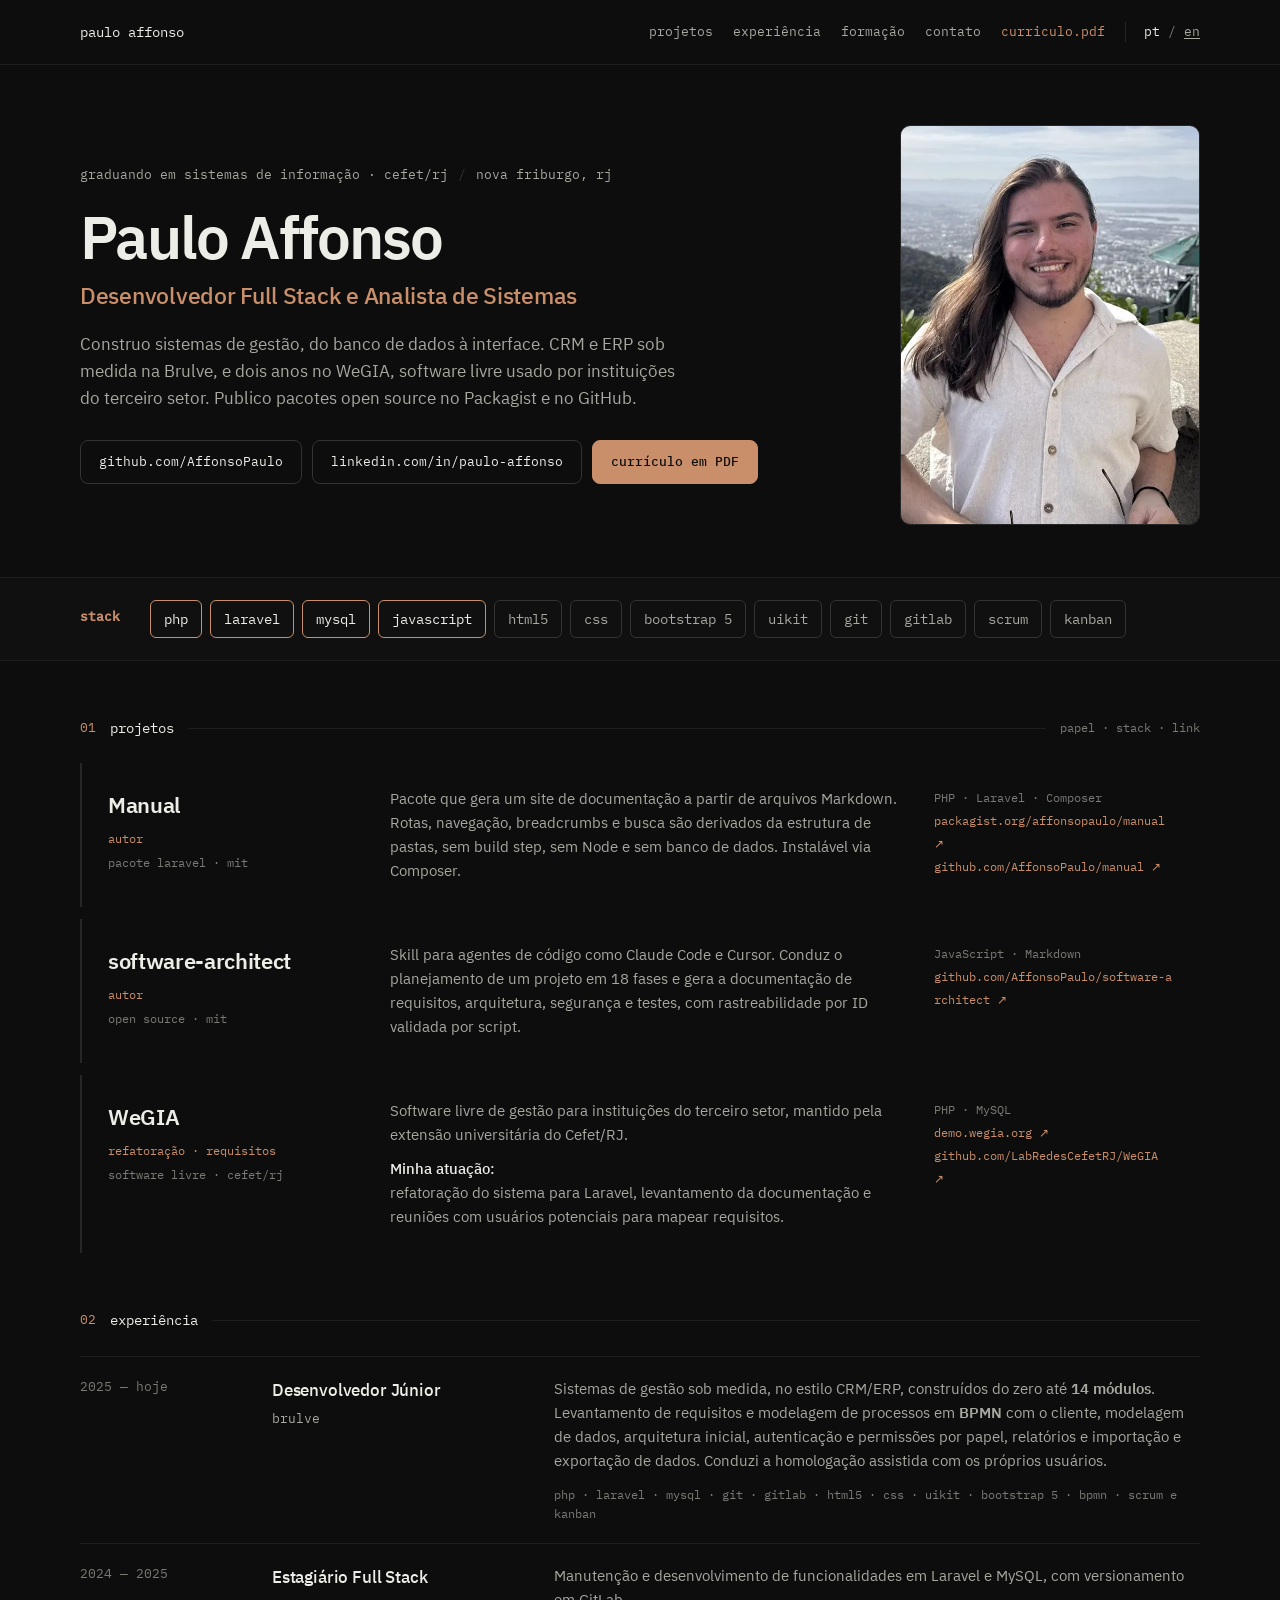
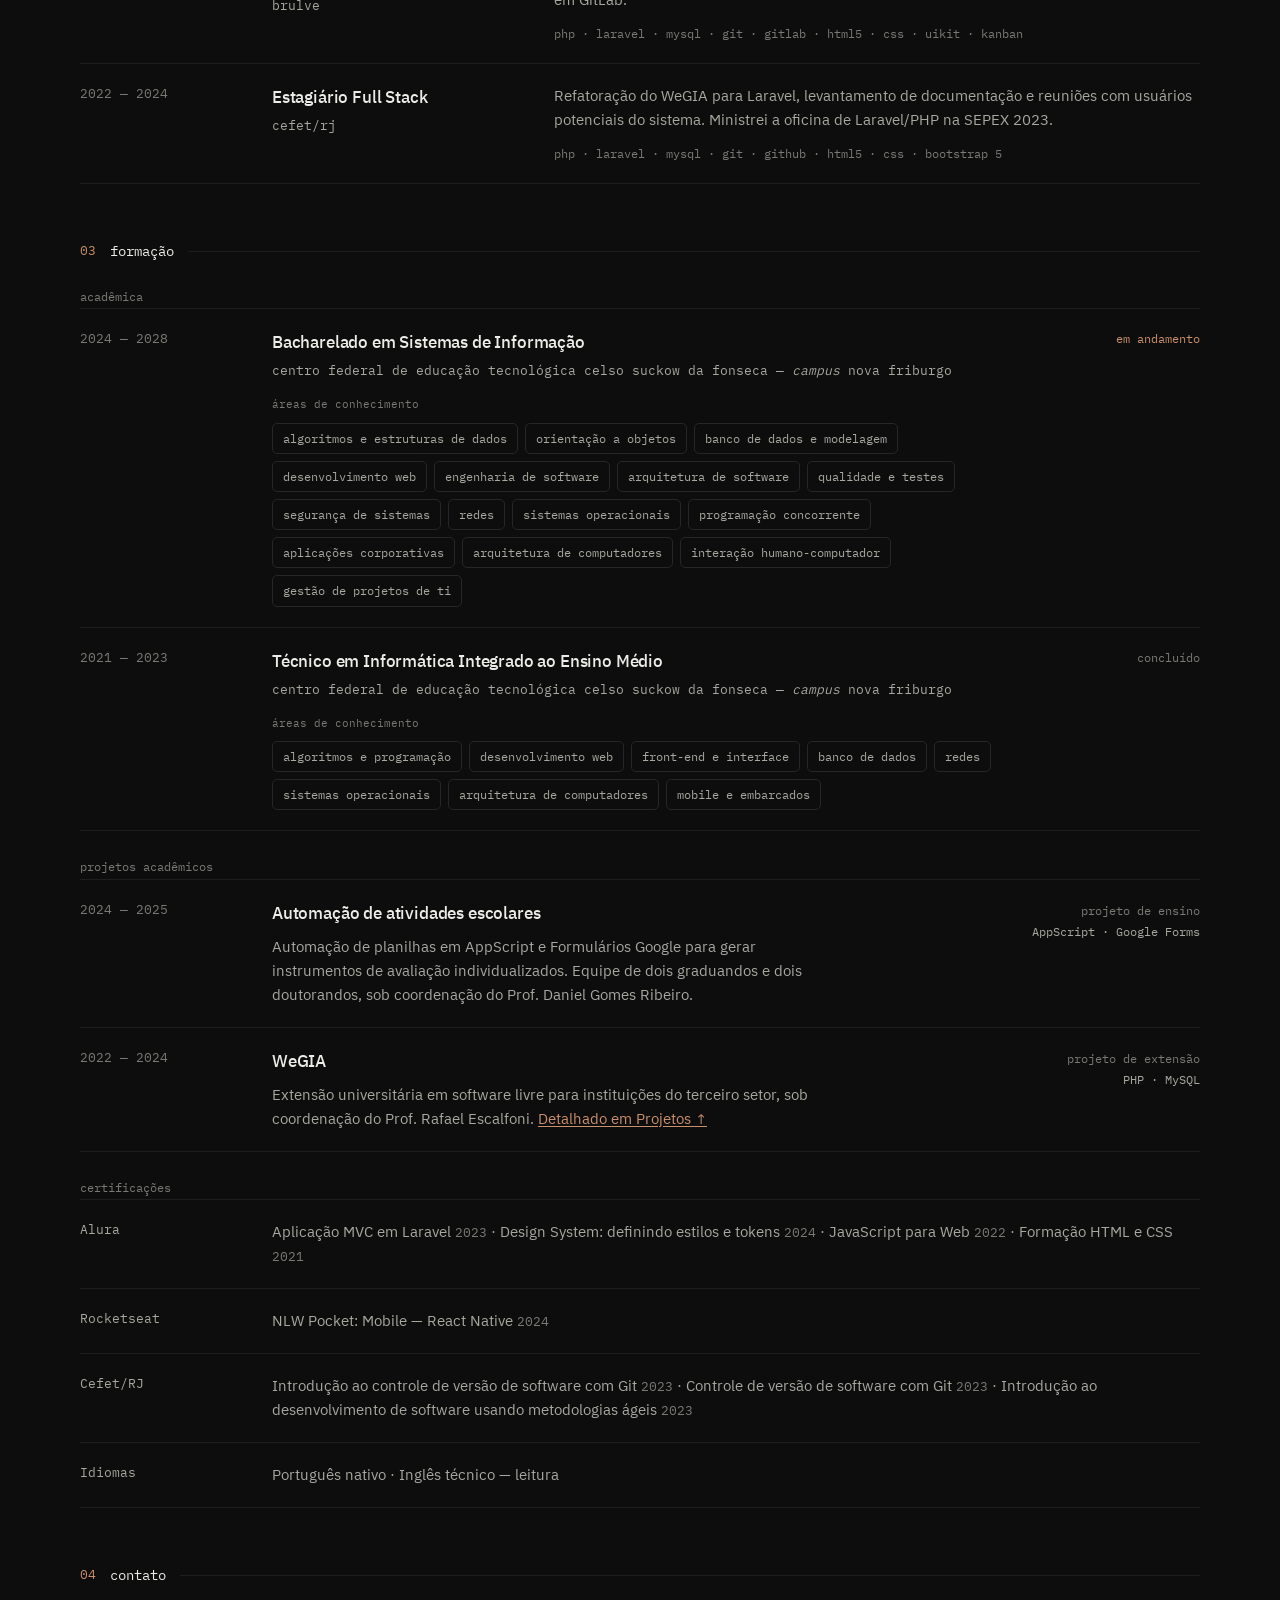
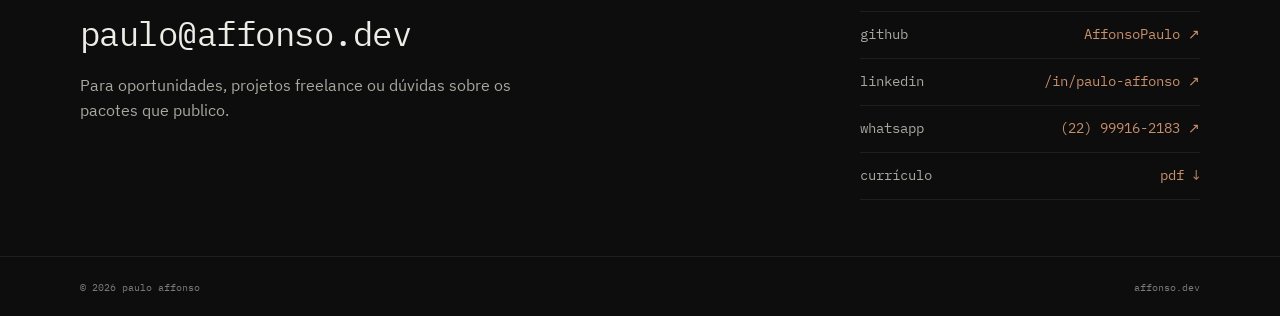
<file: index.html>
<!doctype html>
<html lang="pt-BR">
  <head>
    <meta charset="utf-8" />
    <meta name="viewport" content="width=device-width, initial-scale=1" />

    <title>Paulo Affonso — Desenvolvedor Full Stack | PHP e Laravel</title>
    <meta
      name="description"
      content="Desenvolvedor full stack e analista de sistemas. Construo sistemas de gestão sob medida em PHP e Laravel, de requisitos e BPMN à entrega. Nova Friburgo, RJ."
    />

    <link rel="canonical" href="https://affonso.dev/" />
    <link rel="alternate" hreflang="pt-BR" href="https://affonso.dev/" />
    <link rel="alternate" hreflang="en" href="https://affonso.dev/en/" />
    <link rel="alternate" hreflang="x-default" href="https://affonso.dev/" />

    <meta property="og:type" content="profile" />
    <meta property="og:locale" content="pt_BR" />
    <meta property="og:locale:alternate" content="en_US" />
    <meta property="og:url" content="https://affonso.dev/" />
    <meta property="og:site_name" content="Paulo Affonso" />
    <meta property="og:title" content="Paulo Affonso — Desenvolvedor Full Stack" />
    <meta
      property="og:description"
      content="Sistemas de gestão sob medida em PHP e Laravel, de requisitos e BPMN à entrega."
    />
    <meta property="og:image" content="https://affonso.dev/assets/og.png" />
    <meta property="og:image:width" content="1200" />
    <meta property="og:image:height" content="630" />
    <meta property="og:image:alt" content="Paulo Affonso, desenvolvedor full stack" />
    <meta property="profile:first_name" content="Paulo" />
    <meta property="profile:last_name" content="Affonso" />

    <meta name="twitter:card" content="summary_large_image" />
    <meta name="twitter:creator" content="@affonsopaulo_" />

    <link rel="icon" href="assets/favicon.svg" type="image/svg+xml" />
    <link rel="icon" href="assets/favicon-32.png" type="image/png" sizes="32x32" />
    <link rel="icon" href="assets/favicon-16.png" type="image/png" sizes="16x16" />
    <link rel="apple-touch-icon" href="assets/apple-touch-icon.png" />
    <meta name="theme-color" content="#0D0D0D" />

    <link
      rel="preload"
      as="font"
      type="font/woff2"
      crossorigin
      href="assets/fonts/ibm-plex-sans-latin-400-normal.woff2"
    />
    <link
      rel="preload"
      as="font"
      type="font/woff2"
      crossorigin
      href="assets/fonts/ibm-plex-sans-latin-600-normal.woff2"
    />

    <link rel="stylesheet" href="assets/css/variables.css" />
    <link rel="stylesheet" href="assets/css/reset.css" />
    <link rel="stylesheet" href="assets/css/typography.css" />
    <link rel="stylesheet" href="assets/css/layout.css" />
    <link rel="stylesheet" href="assets/css/components.css" />
  </head>

  <body>
    <a class="skip-link" href="#conteudo">Pular para o conteúdo</a>

    <header class="site-header">
      <div class="container">
        <p class="site-brand">paulo affonso</p>
        <nav class="site-nav" aria-label="Principal">
          <a class="site-nav__link" href="#projetos">projetos</a>
          <a class="site-nav__link" href="#experiencia">experiência</a>
          <a class="site-nav__link" href="#formacao">formação</a>
          <a class="site-nav__link" href="#contato">contato</a>
          <a class="site-nav__link site-nav__link--resume" href="cv.pdf">curriculo.pdf</a>
          <span class="lang-switch"
            ><b class="lang-switch__current">pt</b> /
            <a class="lang-switch__link" href="en/" hreflang="en" lang="en">en</a></span
          >
        </nav>
      </div>
    </header>

    <main id="conteudo">
      <div class="hero">
        <div class="container">
          <div>
            <p class="hero__context">
              <span>graduando em sistemas de informação · cefet/rj</span>
              <span class="hero__separator" aria-hidden="true">/</span>
              <span>nova friburgo, rj</span>
            </p>
            <h1 class="hero__name">Paulo Affonso</h1>
            <p class="hero__role">Desenvolvedor Full Stack e Analista de Sistemas</p>
            <p class="hero__bio">
              Construo sistemas de gestão, do banco de dados à interface. CRM e ERP sob medida na
              Brulve, e dois anos no WeGIA, software livre usado por instituições do terceiro setor.
              Publico pacotes open source no Packagist e no GitHub.
            </p>
            <div class="hero__actions">
              <a class="button" href="https://github.com/AffonsoPaulo" rel="me noopener"
                >github.com/AffonsoPaulo</a
              >
              <a class="button" href="https://www.linkedin.com/in/paulo-affonso/" rel="me noopener"
                >linkedin.com/in/paulo-affonso</a
              >
              <a class="button button--primary" href="cv.pdf">currículo em PDF</a>
            </div>
          </div>
          <div class="hero__portrait">
            <picture>
              <source srcset="assets/paulo-affonso.webp" type="image/webp" />
              <img
                src="assets/paulo-affonso.jpg"
                width="560"
                height="747"
                alt="Paulo Affonso"
                fetchpriority="high"
                decoding="async"
              />
            </picture>
          </div>
        </div>
      </div>

      <section class="skills" aria-labelledby="heading-skills">
        <div class="container">
          <p class="skills__label"><b id="heading-skills">stack</b></p>
          <ul class="chip-list">
            <li class="chip--primary">php</li>
            <li class="chip--primary">laravel</li>
            <li class="chip--primary">mysql</li>
            <li class="chip--primary">javascript</li>
            <li>html5</li>
            <li>css</li>
            <li>bootstrap 5</li>
            <li>uikit</li>
            <li>git</li>
            <li>gitlab</li>
            <li>scrum</li>
            <li>kanban</li>
          </ul>
        </div>
      </section>

      <section id="projetos" aria-labelledby="heading-projects">
        <div class="container">
          <div class="section-header">
            <span class="section-header__number" aria-hidden="true">01</span>
            <h2 id="heading-projects">projetos</h2>
            <span class="section-header__rule" aria-hidden="true"></span>
            <span class="section-header__note">papel · stack · link</span>
          </div>
          <ul class="project-list">
            <li class="project">
              <article class="project__layout">
                <div>
                  <h3 class="project__name">
                    <a href="https://packagist.org/packages/affonsopaulo/manual" rel="noopener"
                      >Manual</a
                    >
                  </h3>
                  <p class="project__role">autor</p>
                  <p class="project__kind">pacote laravel · mit</p>
                </div>
                <p class="project__summary">
                  Pacote que gera um site de documentação a partir de arquivos Markdown. Rotas,
                  navegação, breadcrumbs e busca são derivados da estrutura de pastas, sem build
                  step, sem Node e sem banco de dados. Instalável via Composer.
                </p>
                <p class="project__meta">
                  <span class="project__tech">PHP · Laravel · Composer</span>
                  <a href="https://packagist.org/packages/affonsopaulo/manual" rel="noopener"
                    >packagist.org/affonsopaulo/manual ↗</a
                  >
                  <a href="https://github.com/AffonsoPaulo/manual" rel="noopener"
                    >github.com/AffonsoPaulo/manual ↗</a
                  >
                </p>
              </article>
            </li>

            <li class="project">
              <article class="project__layout">
                <div>
                  <h3 class="project__name">
                    <a href="https://github.com/AffonsoPaulo/software-architect" rel="noopener"
                      >software-architect</a
                    >
                  </h3>
                  <p class="project__role">autor</p>
                  <p class="project__kind">open source · mit</p>
                </div>
                <p class="project__summary">
                  Skill para agentes de código como Claude Code e Cursor. Conduz o planejamento de
                  um projeto em 18 fases e gera a documentação de requisitos, arquitetura, segurança
                  e testes, com rastreabilidade por ID validada por script.
                </p>
                <p class="project__meta">
                  <span class="project__tech">JavaScript · Markdown</span>
                  <a href="https://github.com/AffonsoPaulo/software-architect" rel="noopener"
                    >github.com/AffonsoPaulo/software-architect ↗</a
                  >
                </p>
              </article>
            </li>

            <li class="project">
              <article class="project__layout">
                <div>
                  <h3 class="project__name">
                    <a href="https://github.com/LabRedesCefetRJ/WeGIA" rel="noopener">WeGIA</a>
                  </h3>
                  <p class="project__role">refatoração · requisitos</p>
                  <p class="project__kind">software livre · cefet/rj</p>
                </div>
                <p class="project__summary">
                  Software livre de gestão para instituições do terceiro setor, mantido pela
                  extensão universitária do Cefet/RJ.
                  <b>Minha atuação:</b>
                  refatoração do sistema para Laravel, levantamento da documentação e reuniões com
                  usuários potenciais para mapear requisitos.
                </p>
                <p class="project__meta">
                  <span class="project__tech">PHP · MySQL</span>
                  <a href="https://demo.wegia.org/" rel="noopener">demo.wegia.org ↗</a>
                  <a href="https://github.com/LabRedesCefetRJ/WeGIA" rel="noopener"
                    >github.com/LabRedesCefetRJ/WeGIA ↗</a
                  >
                </p>
              </article>
            </li>
          </ul>
        </div>
      </section>

      <section id="experiencia" aria-labelledby="heading-experience">
        <div class="container">
          <div class="section-header">
            <span class="section-header__number" aria-hidden="true">02</span>
            <h2 id="heading-experience">experiência</h2>
            <span class="section-header__rule" aria-hidden="true"></span>
          </div>
          <ol class="entry-list">
            <li>
              <div class="entry entry--job">
                <p class="entry__period"><time datetime="2025">2025</time> — hoje</p>
                <div class="entry__heading">
                  <h3>Desenvolvedor Júnior</h3>
                  <p class="entry__org">brulve</p>
                </div>
                <div>
                  <p class="entry__summary">
                    Sistemas de gestão sob medida, no estilo CRM/ERP, construídos do zero até
                    <strong>14 módulos</strong>. Levantamento de requisitos e modelagem de processos
                    em <strong>BPMN</strong> com o cliente, modelagem de dados, arquitetura inicial,
                    autenticação e permissões por papel, relatórios e importação e exportação de
                    dados. Conduzi a homologação assistida com os próprios usuários.
                  </p>
                  <p class="entry__tools">
                    php · laravel · mysql · git · gitlab · html5 · css · uikit · bootstrap 5 · bpmn
                    · scrum e kanban
                  </p>
                </div>
              </div>
            </li>
            <li>
              <div class="entry entry--job">
                <p class="entry__period">
                  <time datetime="2024">2024</time> — <time datetime="2025">2025</time>
                </p>
                <div class="entry__heading">
                  <h3>Estagiário Full Stack</h3>
                  <p class="entry__org">brulve</p>
                </div>
                <div>
                  <p class="entry__summary">
                    Manutenção e desenvolvimento de funcionalidades em Laravel e MySQL, com
                    versionamento em GitLab.
                  </p>
                  <p class="entry__tools">
                    php · laravel · mysql · git · gitlab · html5 · css · uikit · kanban
                  </p>
                </div>
              </div>
            </li>
            <li>
              <div class="entry entry--job">
                <p class="entry__period">
                  <time datetime="2022">2022</time> — <time datetime="2024">2024</time>
                </p>
                <div class="entry__heading">
                  <h3>Estagiário Full Stack</h3>
                  <p class="entry__org">cefet/rj</p>
                </div>
                <div>
                  <p class="entry__summary">
                    Refatoração do WeGIA para Laravel, levantamento de documentação e reuniões com
                    usuários potenciais do sistema. Ministrei a oficina de Laravel/PHP na SEPEX
                    2023.
                  </p>
                  <p class="entry__tools">
                    php · laravel · mysql · git · github · html5 · css · bootstrap 5
                  </p>
                </div>
              </div>
            </li>
          </ol>
        </div>
      </section>

      <section id="formacao" aria-labelledby="heading-education">
        <div class="container">
          <div class="section-header">
            <span class="section-header__number" aria-hidden="true">03</span>
            <h2 id="heading-education">formação</h2>
            <span class="section-header__rule" aria-hidden="true"></span>
          </div>

          <p class="subsection-label">acadêmica</p>
          <ul class="entry-list">
            <li>
              <div class="entry entry--degree">
                <p class="entry__period">2024 — 2028</p>
                <div class="entry__heading">
                  <h3>Bacharelado em Sistemas de Informação</h3>
                  <p class="entry__org">
                    centro federal de educação tecnológica celso suckow da fonseca —
                    <i>campus</i> nova friburgo
                  </p>
                  <div class="knowledge">
                    <p class="knowledge__label">áreas de conhecimento</p>
                    <ul class="knowledge__list">
                      <li>algoritmos e estruturas de dados</li>
                      <li>orientação a objetos</li>
                      <li>banco de dados e modelagem</li>
                      <li>desenvolvimento web</li>
                      <li>engenharia de software</li>
                      <li>arquitetura de software</li>
                      <li>qualidade e testes</li>
                      <li>segurança de sistemas</li>
                      <li>redes</li>
                      <li>sistemas operacionais</li>
                      <li>programação concorrente</li>
                      <li>aplicações corporativas</li>
                      <li>arquitetura de computadores</li>
                      <li>interação humano-computador</li>
                      <li>gestão de projetos de ti</li>
                    </ul>
                  </div>
                </div>
                <p class="entry__status entry__status--active">em andamento</p>
              </div>
            </li>
            <li>
              <div class="entry entry--degree">
                <p class="entry__period">2021 — 2023</p>
                <div class="entry__heading">
                  <h3>Técnico em Informática Integrado ao Ensino Médio</h3>
                  <p class="entry__org">
                    centro federal de educação tecnológica celso suckow da fonseca —
                    <i>campus</i> nova friburgo
                  </p>
                  <div class="knowledge">
                    <p class="knowledge__label">áreas de conhecimento</p>
                    <ul class="knowledge__list">
                      <li>algoritmos e programação</li>
                      <li>desenvolvimento web</li>
                      <li>front-end e interface</li>
                      <li>banco de dados</li>
                      <li>redes</li>
                      <li>sistemas operacionais</li>
                      <li>arquitetura de computadores</li>
                      <li>mobile e embarcados</li>
                    </ul>
                  </div>
                </div>
                <p class="entry__status">concluído</p>
              </div>
            </li>
          </ul>

          <p class="subsection-label">projetos acadêmicos</p>
          <ul class="entry-list">
            <li>
              <div class="entry entry--project">
                <p class="entry__period">2024 — 2025</p>
                <div class="entry__heading">
                  <h3>Automação de atividades escolares</h3>
                  <p class="entry__summary entry__summary--indented">
                    Automação de planilhas em AppScript e Formulários Google para gerar instrumentos
                    de avaliação individualizados. Equipe de dois graduandos e dois doutorandos, sob
                    coordenação do Prof. Daniel Gomes Ribeiro.
                  </p>
                </div>
                <p class="entry__kind">
                  projeto de ensino<br /><span>AppScript · Google Forms</span>
                </p>
              </div>
            </li>
            <li>
              <div class="entry entry--project">
                <p class="entry__period">2022 — 2024</p>
                <div class="entry__heading">
                  <h3>WeGIA</h3>
                  <p class="entry__summary entry__summary--indented">
                    Extensão universitária em software livre para instituições do terceiro setor,
                    sob coordenação do Prof. Rafael Escalfoni.
                    <a href="#projetos">Detalhado em Projetos ↑</a>
                  </p>
                </div>
                <p class="entry__kind">projeto de extensão<br /><span>PHP · MySQL</span></p>
              </div>
            </li>
          </ul>

          <p class="subsection-label">certificações</p>
          <ul class="entry-list">
            <li>
              <div class="entry entry--certificate">
                <p class="entry__issuer">Alura</p>
                <p class="entry__summary">
                  Aplicação MVC em Laravel <span class="year">2023</span> · Design System: definindo
                  estilos e tokens <span class="year">2024</span> · JavaScript para Web
                  <span class="year">2022</span> · Formação HTML e CSS
                  <span class="year">2021</span>
                </p>
              </div>
            </li>
            <li>
              <div class="entry entry--certificate">
                <p class="entry__issuer">Rocketseat</p>
                <p class="entry__summary">
                  NLW Pocket: Mobile — React Native <span class="year">2024</span>
                </p>
              </div>
            </li>
            <li>
              <div class="entry entry--certificate">
                <p class="entry__issuer">Cefet/RJ</p>
                <p class="entry__summary">
                  Introdução ao controle de versão de software com Git
                  <span class="year">2023</span> · Controle de versão de software com Git
                  <span class="year">2023</span> · Introdução ao desenvolvimento de software usando
                  metodologias ágeis <span class="year">2023</span>
                </p>
              </div>
            </li>
            <li>
              <div class="entry entry--certificate">
                <p class="entry__issuer">Idiomas</p>
                <p class="entry__summary">Português nativo · Inglês técnico — leitura</p>
              </div>
            </li>
          </ul>
        </div>
      </section>

      <section id="contato" aria-labelledby="heading-contact">
        <div class="container">
          <div class="section-header">
            <span class="section-header__number" aria-hidden="true">04</span>
            <h2 id="heading-contact">contato</h2>
            <span class="section-header__rule" aria-hidden="true"></span>
          </div>
          <div class="contact">
            <div>
              <p class="contact__email"><a href="mailto:paulo@affonso.dev">paulo@affonso.dev</a></p>
              <p class="contact__note">
                Para oportunidades, projetos freelance ou dúvidas sobre os pacotes que publico.
              </p>
            </div>
            <ul class="contact-list">
              <li>
                <a href="https://github.com/AffonsoPaulo" rel="me noopener"
                  ><span class="contact-list__label">github</span><span>AffonsoPaulo ↗</span></a
                >
              </li>
              <li>
                <a href="https://www.linkedin.com/in/paulo-affonso/" rel="me noopener"
                  ><span class="contact-list__label">linkedin</span
                  ><span>/in/paulo-affonso ↗</span></a
                >
              </li>
              <li>
                <a href="https://wa.me/5522999162183"
                  ><span class="contact-list__label">whatsapp</span
                  ><span>(22) 99916-2183 ↗</span></a
                >
              </li>
              <li>
                <a href="cv.pdf"
                  ><span class="contact-list__label">currículo</span><span>pdf ↓</span></a
                >
              </li>
            </ul>
          </div>
        </div>
      </section>
    </main>

    <footer class="site-footer">
      <div class="container">
        <p><small>© 2026 paulo affonso</small></p>
        <p><small>affonso.dev</small></p>
      </div>
    </footer>

    <script type="application/ld+json">
      {
        "@context": "https://schema.org",
        "@type": "Person",
        "name": "Paulo Victor Silva Affonso",
        "alternateName": "Paulo Affonso",
        "url": "https://affonso.dev/",
        "image": "https://affonso.dev/assets/paulo-affonso.jpg",
        "email": "mailto:paulo@affonso.dev",
        "jobTitle": "Desenvolvedor Full Stack e Analista de Sistemas",
        "description": "Desenvolvedor full stack e analista de sistemas, especializado em sistemas de gestão sob medida em PHP e Laravel.",
        "address": {
          "@type": "PostalAddress",
          "addressLocality": "Nova Friburgo",
          "addressRegion": "RJ",
          "addressCountry": "BR"
        },
        "worksFor": { "@type": "Organization", "name": "Brulve" },
        "alumniOf": {
          "@type": "CollegeOrUniversity",
          "name": "Centro Federal de Educação Tecnológica Celso Suckow da Fonseca",
          "alternateName": "CEFET/RJ",
          "url": "https://www.cefet-rj.br/"
        },
        "knowsAbout": [
          "PHP",
          "Laravel",
          "MySQL",
          "JavaScript",
          "Sistemas de gestão",
          "CRM",
          "ERP",
          "Levantamento de requisitos",
          "BPMN",
          "Modelagem de dados"
        ],
        "knowsLanguage": [
          { "@type": "Language", "name": "Português", "alternateName": "pt" },
          { "@type": "Language", "name": "Inglês", "alternateName": "en" }
        ],
        "sameAs": [
          "https://github.com/AffonsoPaulo",
          "https://www.linkedin.com/in/paulo-affonso/",
          "https://x.com/affonsopaulo_",
          "http://lattes.cnpq.br/5239290902278996",
          "https://packagist.org/packages/affonsopaulo/manual"
        ]
      }
    </script>
    <script type="application/ld+json">
      {
        "@context": "https://schema.org",
        "@type": "SoftwareSourceCode",
        "name": "Manual",
        "description": "Pacote Laravel que gera um site de documentação a partir de arquivos Markdown, sem build step, sem Node e sem banco de dados.",
        "programmingLanguage": "PHP",
        "runtimePlatform": "Laravel",
        "codeRepository": "https://github.com/AffonsoPaulo/manual",
        "license": "https://opensource.org/licenses/MIT",
        "author": { "@type": "Person", "name": "Paulo Affonso", "url": "https://affonso.dev/" }
      }
    </script>
    <script type="application/ld+json">
      {
        "@context": "https://schema.org",
        "@type": "SoftwareSourceCode",
        "name": "software-architect",
        "description": "Skill que conduz o planejamento de um projeto de software em 18 fases para agentes de código, gerando documentação de requisitos, arquitetura, segurança e testes.",
        "programmingLanguage": "JavaScript",
        "runtimePlatform": "Claude Code",
        "codeRepository": "https://github.com/AffonsoPaulo/software-architect",
        "license": "https://opensource.org/licenses/MIT",
        "author": { "@type": "Person", "name": "Paulo Affonso", "url": "https://affonso.dev/" }
      }
    </script>
  </body>
</html>
</file>
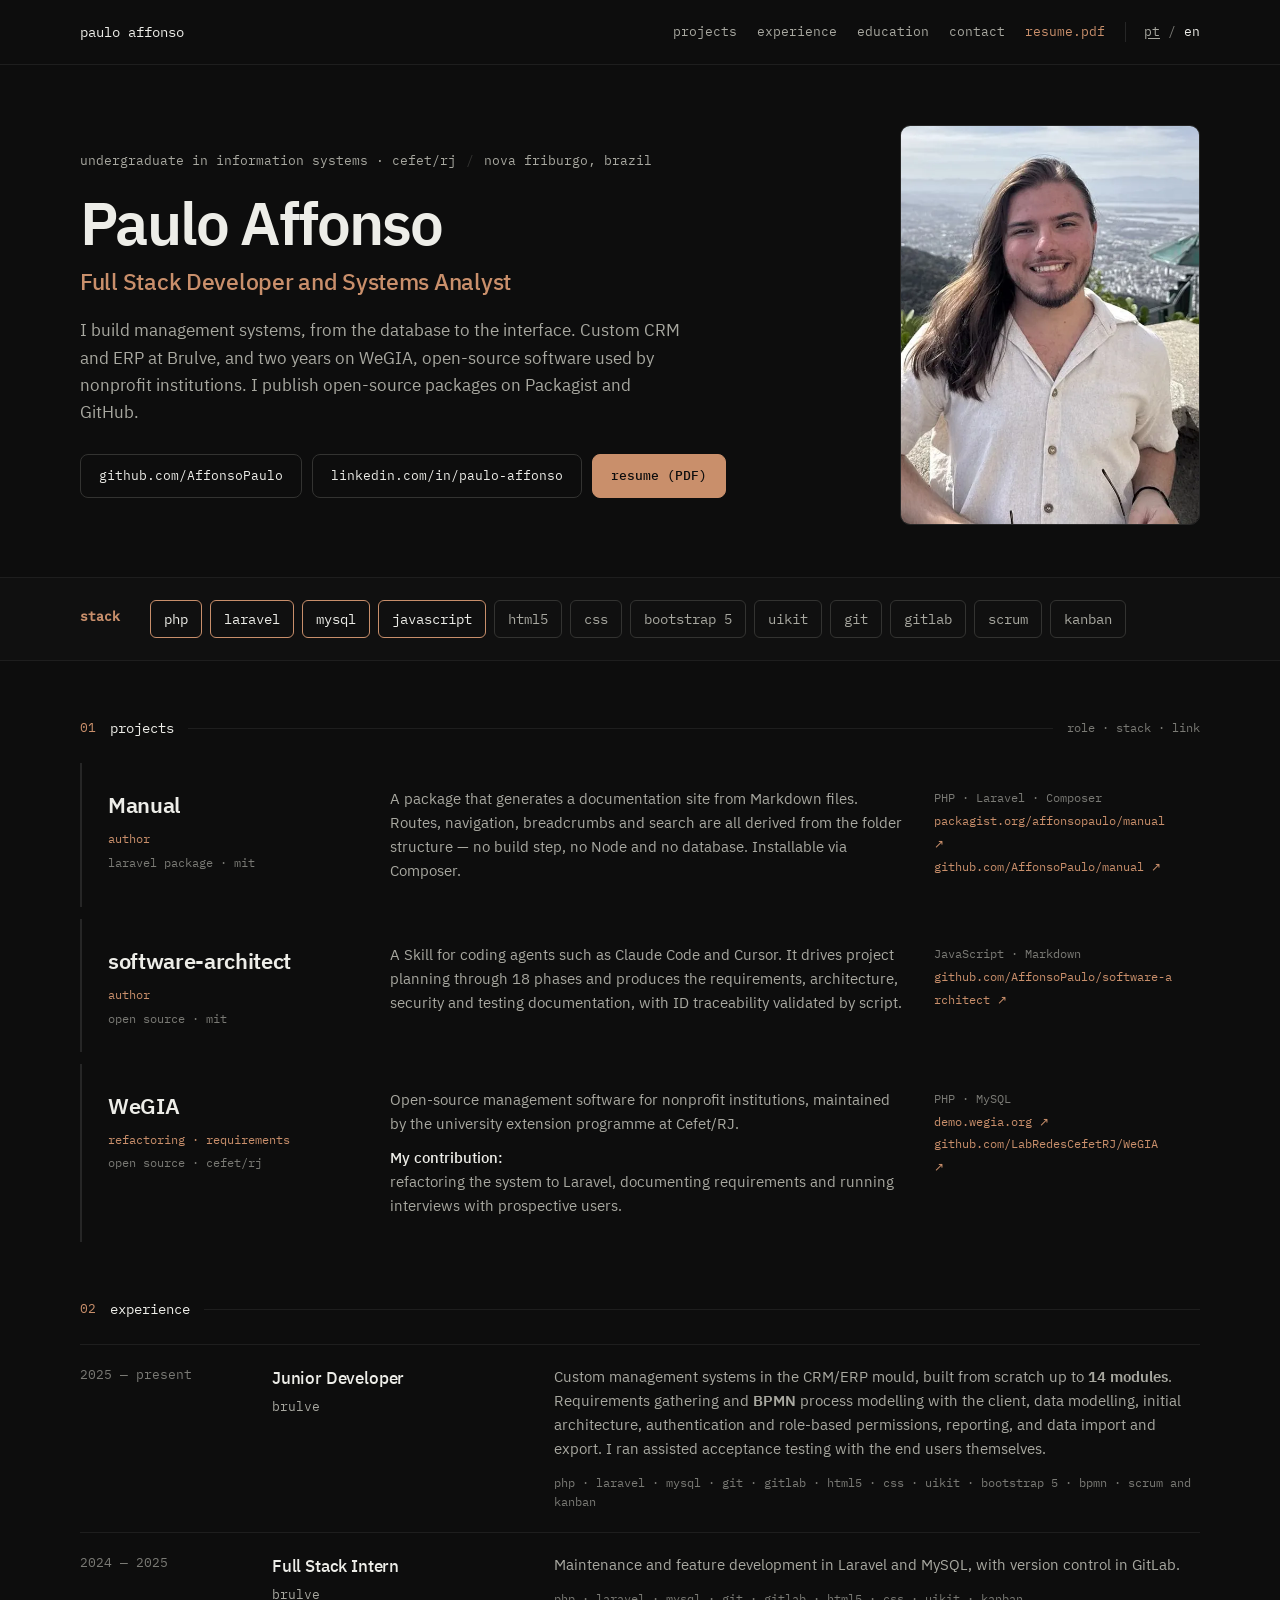
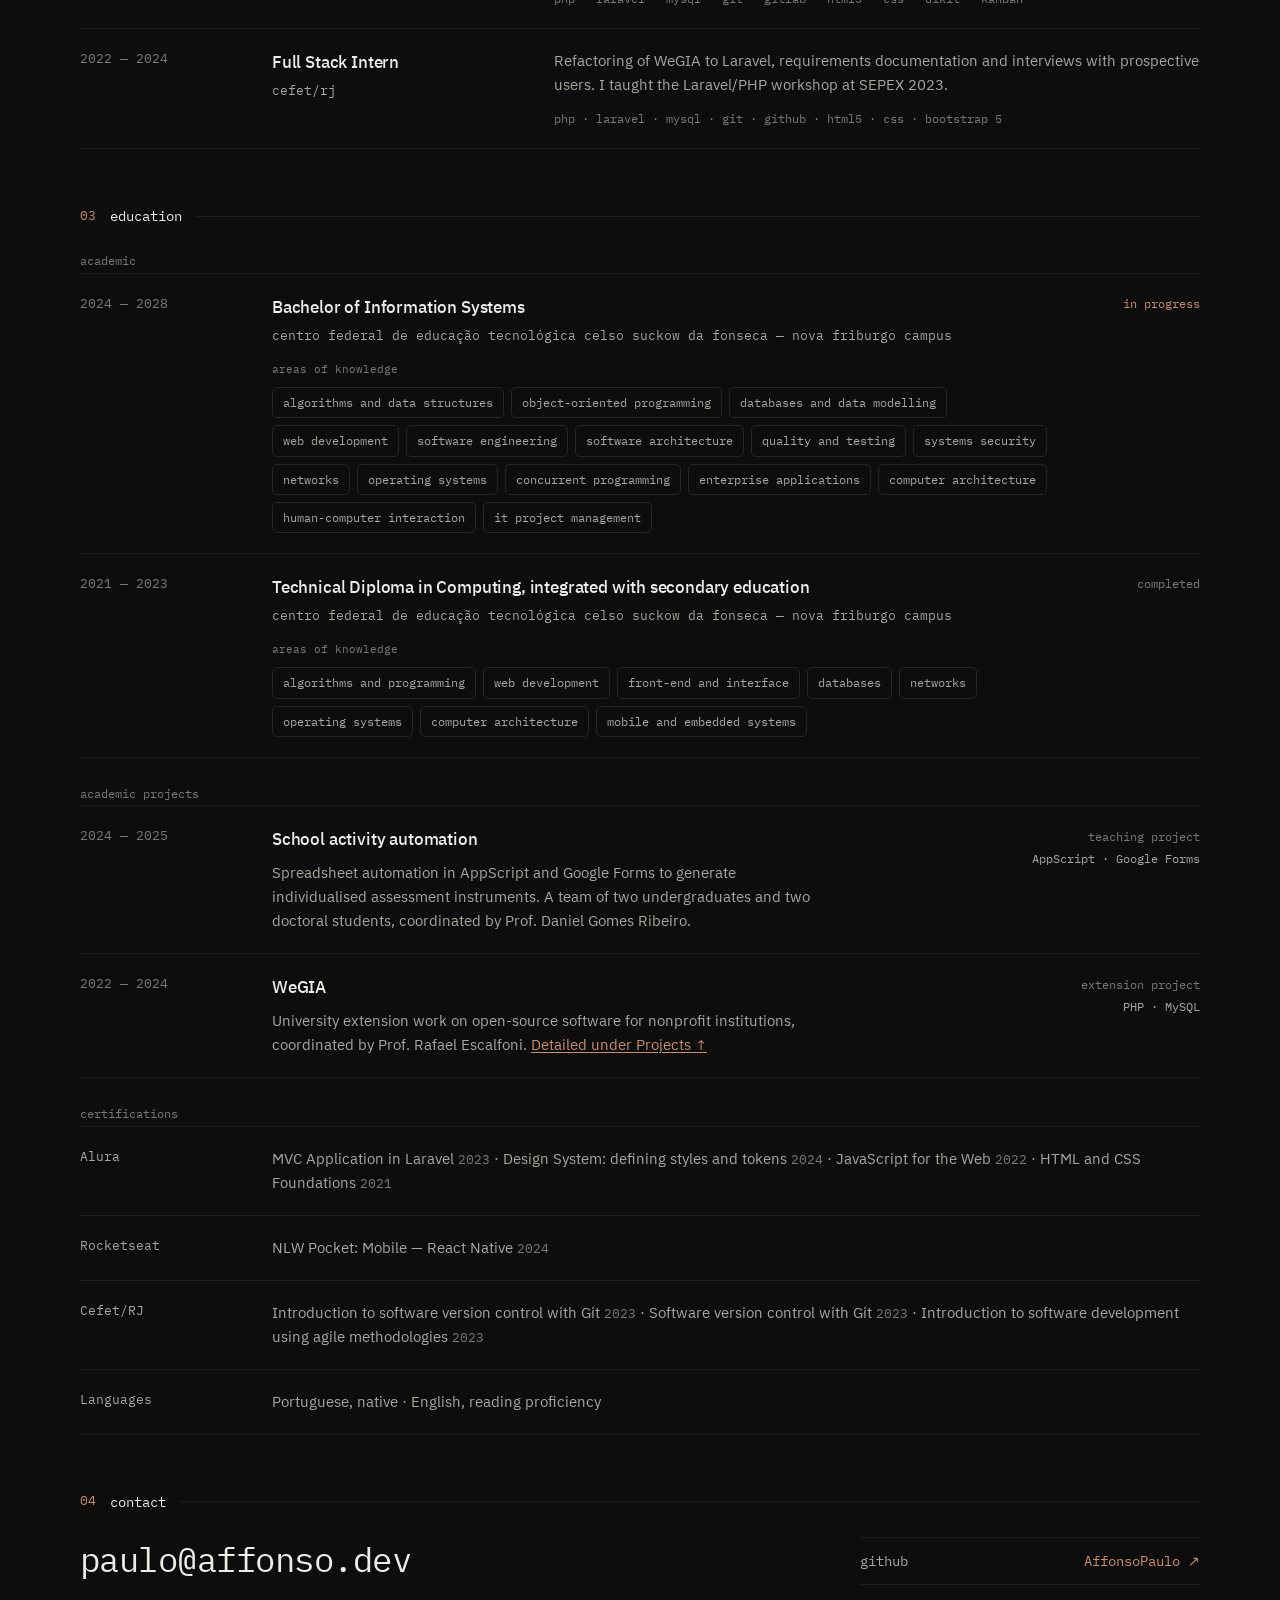
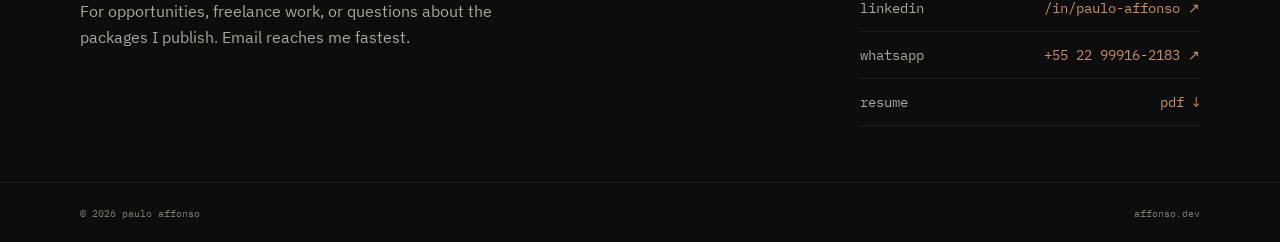
<file: en/index.html>
<!doctype html>
<html lang="en">
  <head>
    <meta charset="utf-8" />
    <meta name="viewport" content="width=device-width, initial-scale=1" />

    <title>Paulo Affonso — Full Stack Developer | PHP &amp; Laravel</title>
    <meta
      name="description"
      content="Full stack developer and systems analyst. I build custom management systems in PHP and Laravel, from requirements and BPMN through delivery. Nova Friburgo, Brazil."
    />

    <link rel="canonical" href="https://affonso.dev/en/" />
    <link rel="alternate" hreflang="pt-BR" href="https://affonso.dev/" />
    <link rel="alternate" hreflang="en" href="https://affonso.dev/en/" />
    <link rel="alternate" hreflang="x-default" href="https://affonso.dev/" />

    <meta property="og:type" content="profile" />
    <meta property="og:locale" content="en_US" />
    <meta property="og:locale:alternate" content="pt_BR" />
    <meta property="og:url" content="https://affonso.dev/en/" />
    <meta property="og:site_name" content="Paulo Affonso" />
    <meta property="og:title" content="Paulo Affonso — Full Stack Developer" />
    <meta
      property="og:description"
      content="Custom management systems in PHP and Laravel, from requirements and BPMN through delivery."
    />
    <meta property="og:image" content="https://affonso.dev/assets/og.png" />
    <meta property="og:image:width" content="1200" />
    <meta property="og:image:height" content="630" />
    <meta property="og:image:alt" content="Paulo Affonso, full stack developer" />
    <meta property="profile:first_name" content="Paulo" />
    <meta property="profile:last_name" content="Affonso" />

    <meta name="twitter:card" content="summary_large_image" />
    <meta name="twitter:creator" content="@affonsopaulo_" />

    <link rel="icon" href="../assets/favicon.svg" type="image/svg+xml" />
    <link rel="icon" href="../assets/favicon-32.png" type="image/png" sizes="32x32" />
    <link rel="icon" href="../assets/favicon-16.png" type="image/png" sizes="16x16" />
    <link rel="apple-touch-icon" href="../assets/apple-touch-icon.png" />
    <meta name="theme-color" content="#0D0D0D" />

    <link
      rel="preload"
      as="font"
      type="font/woff2"
      crossorigin
      href="../assets/fonts/ibm-plex-sans-latin-400-normal.woff2"
    />
    <link
      rel="preload"
      as="font"
      type="font/woff2"
      crossorigin
      href="../assets/fonts/ibm-plex-sans-latin-600-normal.woff2"
    />

    <link rel="stylesheet" href="../assets/css/variables.css" />
    <link rel="stylesheet" href="../assets/css/reset.css" />
    <link rel="stylesheet" href="../assets/css/typography.css" />
    <link rel="stylesheet" href="../assets/css/layout.css" />
    <link rel="stylesheet" href="../assets/css/components.css" />
  </head>

  <body>
    <a class="skip-link" href="#content">Skip to content</a>

    <header class="site-header">
      <div class="container">
        <p class="site-brand">paulo affonso</p>
        <nav class="site-nav" aria-label="Main">
          <a class="site-nav__link" href="#projects">projects</a>
          <a class="site-nav__link" href="#experience">experience</a>
          <a class="site-nav__link" href="#education">education</a>
          <a class="site-nav__link" href="#contact">contact</a>
          <a class="site-nav__link site-nav__link--resume" href="../cv.pdf">resume.pdf</a>
          <span class="lang-switch"
            ><a class="lang-switch__link" href="../" hreflang="pt-BR" lang="pt-BR">pt</a> /
            <b class="lang-switch__current">en</b></span
          >
        </nav>
      </div>
    </header>

    <main id="content">
      <div class="hero">
        <div class="container">
          <div>
            <p class="hero__context">
              <span>undergraduate in information systems · cefet/rj</span>
              <span class="hero__separator" aria-hidden="true">/</span>
              <span>nova friburgo, brazil</span>
            </p>
            <h1 class="hero__name">Paulo Affonso</h1>
            <p class="hero__role">Full Stack Developer and Systems Analyst</p>
            <p class="hero__bio">
              I build management systems, from the database to the interface. Custom CRM and ERP at
              Brulve, and two years on WeGIA, open-source software used by nonprofit institutions. I
              publish open-source packages on Packagist and GitHub.
            </p>
            <div class="hero__actions">
              <a class="button" href="https://github.com/AffonsoPaulo" rel="me noopener"
                >github.com/AffonsoPaulo</a
              >
              <a class="button" href="https://www.linkedin.com/in/paulo-affonso/" rel="me noopener"
                >linkedin.com/in/paulo-affonso</a
              >
              <a class="button button--primary" href="../cv.pdf">resume (PDF)</a>
            </div>
          </div>
          <div class="hero__portrait">
            <picture>
              <source srcset="../assets/paulo-affonso.webp" type="image/webp" />
              <img
                src="../assets/paulo-affonso.jpg"
                width="560"
                height="747"
                alt="Paulo Affonso"
                fetchpriority="high"
                decoding="async"
              />
            </picture>
          </div>
        </div>
      </div>

      <section class="skills" aria-labelledby="heading-skills">
        <div class="container">
          <p class="skills__label"><b id="heading-skills">stack</b></p>
          <ul class="chip-list">
            <li class="chip--primary">php</li>
            <li class="chip--primary">laravel</li>
            <li class="chip--primary">mysql</li>
            <li class="chip--primary">javascript</li>
            <li>html5</li>
            <li>css</li>
            <li>bootstrap 5</li>
            <li>uikit</li>
            <li>git</li>
            <li>gitlab</li>
            <li>scrum</li>
            <li>kanban</li>
          </ul>
        </div>
      </section>

      <section id="projects" aria-labelledby="heading-projects">
        <div class="container">
          <div class="section-header">
            <span class="section-header__number" aria-hidden="true">01</span>
            <h2 id="heading-projects">projects</h2>
            <span class="section-header__rule" aria-hidden="true"></span>
            <span class="section-header__note">role · stack · link</span>
          </div>
          <ul class="project-list">
            <li class="project">
              <article class="project__layout">
                <div>
                  <h3 class="project__name">
                    <a href="https://packagist.org/packages/affonsopaulo/manual" rel="noopener"
                      >Manual</a
                    >
                  </h3>
                  <p class="project__role">author</p>
                  <p class="project__kind">laravel package · mit</p>
                </div>
                <p class="project__summary">
                  A package that generates a documentation site from Markdown files. Routes,
                  navigation, breadcrumbs and search are all derived from the folder structure — no
                  build step, no Node and no database. Installable via Composer.
                </p>
                <p class="project__meta">
                  <span class="project__tech">PHP · Laravel · Composer</span>
                  <a href="https://packagist.org/packages/affonsopaulo/manual" rel="noopener"
                    >packagist.org/affonsopaulo/manual ↗</a
                  >
                  <a href="https://github.com/AffonsoPaulo/manual" rel="noopener"
                    >github.com/AffonsoPaulo/manual ↗</a
                  >
                </p>
              </article>
            </li>

            <li class="project">
              <article class="project__layout">
                <div>
                  <h3 class="project__name">
                    <a href="https://github.com/AffonsoPaulo/software-architect" rel="noopener"
                      >software-architect</a
                    >
                  </h3>
                  <p class="project__role">author</p>
                  <p class="project__kind">open source · mit</p>
                </div>
                <p class="project__summary">
                  A Skill for coding agents such as Claude Code and Cursor. It drives project
                  planning through 18 phases and produces the requirements, architecture, security
                  and testing documentation, with ID traceability validated by script.
                </p>
                <p class="project__meta">
                  <span class="project__tech">JavaScript · Markdown</span>
                  <a href="https://github.com/AffonsoPaulo/software-architect" rel="noopener"
                    >github.com/AffonsoPaulo/software-architect ↗</a
                  >
                </p>
              </article>
            </li>

            <li class="project">
              <article class="project__layout">
                <div>
                  <h3 class="project__name">
                    <a href="https://github.com/LabRedesCefetRJ/WeGIA" rel="noopener">WeGIA</a>
                  </h3>
                  <p class="project__role">refactoring · requirements</p>
                  <p class="project__kind">open source · cefet/rj</p>
                </div>
                <p class="project__summary">
                  Open-source management software for nonprofit institutions, maintained by the
                  university extension programme at Cefet/RJ.
                  <b>My contribution:</b>
                  refactoring the system to Laravel, documenting requirements and running interviews
                  with prospective users.
                </p>
                <p class="project__meta">
                  <span class="project__tech">PHP · MySQL</span>
                  <a href="https://demo.wegia.org/" rel="noopener">demo.wegia.org ↗</a>
                  <a href="https://github.com/LabRedesCefetRJ/WeGIA" rel="noopener"
                    >github.com/LabRedesCefetRJ/WeGIA ↗</a
                  >
                </p>
              </article>
            </li>
          </ul>
        </div>
      </section>

      <section id="experience" aria-labelledby="heading-experience">
        <div class="container">
          <div class="section-header">
            <span class="section-header__number" aria-hidden="true">02</span>
            <h2 id="heading-experience">experience</h2>
            <span class="section-header__rule" aria-hidden="true"></span>
          </div>
          <ol class="entry-list">
            <li>
              <div class="entry entry--job">
                <p class="entry__period"><time datetime="2025">2025</time> — present</p>
                <div class="entry__heading">
                  <h3>Junior Developer</h3>
                  <p class="entry__org">brulve</p>
                </div>
                <div>
                  <p class="entry__summary">
                    Custom management systems in the CRM/ERP mould, built from scratch up to
                    <strong>14 modules</strong>. Requirements gathering and
                    <strong>BPMN</strong> process modelling with the client, data modelling, initial
                    architecture, authentication and role-based permissions, reporting, and data
                    import and export. I ran assisted acceptance testing with the end users
                    themselves.
                  </p>
                  <p class="entry__tools">
                    php · laravel · mysql · git · gitlab · html5 · css · uikit · bootstrap 5 · bpmn
                    · scrum and kanban
                  </p>
                </div>
              </div>
            </li>
            <li>
              <div class="entry entry--job">
                <p class="entry__period">
                  <time datetime="2024">2024</time> — <time datetime="2025">2025</time>
                </p>
                <div class="entry__heading">
                  <h3>Full Stack Intern</h3>
                  <p class="entry__org">brulve</p>
                </div>
                <div>
                  <p class="entry__summary">
                    Maintenance and feature development in Laravel and MySQL, with version control
                    in GitLab.
                  </p>
                  <p class="entry__tools">
                    php · laravel · mysql · git · gitlab · html5 · css · uikit · kanban
                  </p>
                </div>
              </div>
            </li>
            <li>
              <div class="entry entry--job">
                <p class="entry__period">
                  <time datetime="2022">2022</time> — <time datetime="2024">2024</time>
                </p>
                <div class="entry__heading">
                  <h3>Full Stack Intern</h3>
                  <p class="entry__org">cefet/rj</p>
                </div>
                <div>
                  <p class="entry__summary">
                    Refactoring of WeGIA to Laravel, requirements documentation and interviews with
                    prospective users. I taught the Laravel/PHP workshop at SEPEX 2023.
                  </p>
                  <p class="entry__tools">
                    php · laravel · mysql · git · github · html5 · css · bootstrap 5
                  </p>
                </div>
              </div>
            </li>
          </ol>
        </div>
      </section>

      <section id="education" aria-labelledby="heading-education">
        <div class="container">
          <div class="section-header">
            <span class="section-header__number" aria-hidden="true">03</span>
            <h2 id="heading-education">education</h2>
            <span class="section-header__rule" aria-hidden="true"></span>
          </div>

          <p class="subsection-label">academic</p>
          <ul class="entry-list">
            <li>
              <div class="entry entry--degree">
                <p class="entry__period">2024 — 2028</p>
                <div class="entry__heading">
                  <h3>Bachelor of Information Systems</h3>
                  <p class="entry__org">
                    <span lang="pt-BR"
                      >centro federal de educação tecnológica celso suckow da fonseca</span
                    >
                    — nova friburgo campus
                  </p>
                  <div class="knowledge">
                    <p class="knowledge__label">areas of knowledge</p>
                    <ul class="knowledge__list">
                      <li>algorithms and data structures</li>
                      <li>object-oriented programming</li>
                      <li>databases and data modelling</li>
                      <li>web development</li>
                      <li>software engineering</li>
                      <li>software architecture</li>
                      <li>quality and testing</li>
                      <li>systems security</li>
                      <li>networks</li>
                      <li>operating systems</li>
                      <li>concurrent programming</li>
                      <li>enterprise applications</li>
                      <li>computer architecture</li>
                      <li>human-computer interaction</li>
                      <li>it project management</li>
                    </ul>
                  </div>
                </div>
                <p class="entry__status entry__status--active">in progress</p>
              </div>
            </li>
            <li>
              <div class="entry entry--degree">
                <p class="entry__period">2021 — 2023</p>
                <div class="entry__heading">
                  <h3>Technical Diploma in Computing, integrated with secondary education</h3>
                  <p class="entry__org">
                    <span lang="pt-BR"
                      >centro federal de educação tecnológica celso suckow da fonseca</span
                    >
                    — nova friburgo campus
                  </p>
                  <div class="knowledge">
                    <p class="knowledge__label">areas of knowledge</p>
                    <ul class="knowledge__list">
                      <li>algorithms and programming</li>
                      <li>web development</li>
                      <li>front-end and interface</li>
                      <li>databases</li>
                      <li>networks</li>
                      <li>operating systems</li>
                      <li>computer architecture</li>
                      <li>mobile and embedded systems</li>
                    </ul>
                  </div>
                </div>
                <p class="entry__status">completed</p>
              </div>
            </li>
          </ul>

          <p class="subsection-label">academic projects</p>
          <ul class="entry-list">
            <li>
              <div class="entry entry--project">
                <p class="entry__period">2024 — 2025</p>
                <div class="entry__heading">
                  <h3>School activity automation</h3>
                  <p class="entry__summary entry__summary--indented">
                    Spreadsheet automation in AppScript and Google Forms to generate individualised
                    assessment instruments. A team of two undergraduates and two doctoral students,
                    coordinated by Prof. Daniel Gomes Ribeiro.
                  </p>
                </div>
                <p class="entry__kind">
                  teaching project<br /><span>AppScript · Google Forms</span>
                </p>
              </div>
            </li>
            <li>
              <div class="entry entry--project">
                <p class="entry__period">2022 — 2024</p>
                <div class="entry__heading">
                  <h3>WeGIA</h3>
                  <p class="entry__summary entry__summary--indented">
                    University extension work on open-source software for nonprofit institutions,
                    coordinated by Prof. Rafael Escalfoni.
                    <a href="#projects">Detailed under Projects ↑</a>
                  </p>
                </div>
                <p class="entry__kind">extension project<br /><span>PHP · MySQL</span></p>
              </div>
            </li>
          </ul>

          <p class="subsection-label">certifications</p>
          <ul class="entry-list">
            <li>
              <div class="entry entry--certificate">
                <p class="entry__issuer">Alura</p>
                <p class="entry__summary">
                  MVC Application in Laravel <span class="year">2023</span> · Design System:
                  defining styles and tokens <span class="year">2024</span> · JavaScript for the Web
                  <span class="year">2022</span> · HTML and CSS Foundations
                  <span class="year">2021</span>
                </p>
              </div>
            </li>
            <li>
              <div class="entry entry--certificate">
                <p class="entry__issuer">Rocketseat</p>
                <p class="entry__summary">
                  NLW Pocket: Mobile — React Native <span class="year">2024</span>
                </p>
              </div>
            </li>
            <li>
              <div class="entry entry--certificate">
                <p class="entry__issuer">Cefet/RJ</p>
                <p class="entry__summary">
                  Introduction to software version control with Git <span class="year">2023</span> ·
                  Software version control with Git <span class="year">2023</span> · Introduction to
                  software development using agile methodologies <span class="year">2023</span>
                </p>
              </div>
            </li>
            <li>
              <div class="entry entry--certificate">
                <p class="entry__issuer">Languages</p>
                <p class="entry__summary">Portuguese, native · English, reading proficiency</p>
              </div>
            </li>
          </ul>
        </div>
      </section>

      <section id="contact" aria-labelledby="heading-contact">
        <div class="container">
          <div class="section-header">
            <span class="section-header__number" aria-hidden="true">04</span>
            <h2 id="heading-contact">contact</h2>
            <span class="section-header__rule" aria-hidden="true"></span>
          </div>
          <div class="contact">
            <div>
              <p class="contact__email"><a href="mailto:paulo@affonso.dev">paulo@affonso.dev</a></p>
              <p class="contact__note">
                For opportunities, freelance work, or questions about the packages I publish. Email
                reaches me fastest.
              </p>
            </div>
            <ul class="contact-list">
              <li>
                <a href="https://github.com/AffonsoPaulo" rel="me noopener"
                  ><span class="contact-list__label">github</span><span>AffonsoPaulo ↗</span></a
                >
              </li>
              <li>
                <a href="https://www.linkedin.com/in/paulo-affonso/" rel="me noopener"
                  ><span class="contact-list__label">linkedin</span
                  ><span>/in/paulo-affonso ↗</span></a
                >
              </li>
              <li>
                <a href="https://wa.me/5522999162183"
                  ><span class="contact-list__label">whatsapp</span
                  ><span>+55 22 99916-2183 ↗</span></a
                >
              </li>
              <li>
                <a href="../cv.pdf"
                  ><span class="contact-list__label">resume</span><span>pdf ↓</span></a
                >
              </li>
            </ul>
          </div>
        </div>
      </section>
    </main>

    <footer class="site-footer">
      <div class="container">
        <p><small>© 2026 paulo affonso</small></p>
        <p><small>affonso.dev</small></p>
      </div>
    </footer>

    <script type="application/ld+json">
      {
        "@context": "https://schema.org",
        "@type": "Person",
        "name": "Paulo Victor Silva Affonso",
        "alternateName": "Paulo Affonso",
        "url": "https://affonso.dev/en/",
        "image": "https://affonso.dev/assets/paulo-affonso.jpg",
        "email": "mailto:paulo@affonso.dev",
        "jobTitle": "Full Stack Developer and Systems Analyst",
        "description": "Full stack developer and systems analyst specialising in custom management systems built with PHP and Laravel.",
        "address": {
          "@type": "PostalAddress",
          "addressLocality": "Nova Friburgo",
          "addressRegion": "RJ",
          "addressCountry": "BR"
        },
        "worksFor": { "@type": "Organization", "name": "Brulve" },
        "alumniOf": {
          "@type": "CollegeOrUniversity",
          "name": "Centro Federal de Educação Tecnológica Celso Suckow da Fonseca",
          "alternateName": "CEFET/RJ",
          "url": "https://www.cefet-rj.br/"
        },
        "knowsAbout": [
          "PHP",
          "Laravel",
          "MySQL",
          "JavaScript",
          "Management systems",
          "CRM",
          "ERP",
          "Requirements gathering",
          "BPMN",
          "Data modelling"
        ],
        "knowsLanguage": [
          { "@type": "Language", "name": "Portuguese", "alternateName": "pt" },
          { "@type": "Language", "name": "English", "alternateName": "en" }
        ],
        "sameAs": [
          "https://github.com/AffonsoPaulo",
          "https://www.linkedin.com/in/paulo-affonso/",
          "https://x.com/affonsopaulo_",
          "http://lattes.cnpq.br/5239290902278996",
          "https://packagist.org/packages/affonsopaulo/manual"
        ]
      }
    </script>
    <script type="application/ld+json">
      {
        "@context": "https://schema.org",
        "@type": "SoftwareSourceCode",
        "name": "Manual",
        "description": "A Laravel package that generates a documentation site from Markdown files, with no build step, no Node and no database.",
        "programmingLanguage": "PHP",
        "runtimePlatform": "Laravel",
        "codeRepository": "https://github.com/AffonsoPaulo/manual",
        "license": "https://opensource.org/licenses/MIT",
        "author": { "@type": "Person", "name": "Paulo Affonso", "url": "https://affonso.dev/" }
      }
    </script>
    <script type="application/ld+json">
      {
        "@context": "https://schema.org",
        "@type": "SoftwareSourceCode",
        "name": "software-architect",
        "description": "A Skill that drives software project planning through 18 phases for coding agents, producing requirements, architecture, security and testing documentation.",
        "programmingLanguage": "JavaScript",
        "runtimePlatform": "Claude Code",
        "codeRepository": "https://github.com/AffonsoPaulo/software-architect",
        "license": "https://opensource.org/licenses/MIT",
        "author": { "@type": "Person", "name": "Paulo Affonso", "url": "https://affonso.dev/" }
      }
    </script>
  </body>
</html>
</file>
<file: assets/css/variables.css>
:root {
  --bg: #0d0d0d;
  --surface: #101010;
  --surface-hover: #111111;

  --ink: #edede8;
  --body: #a8a8a0;
  --muted: #7a7a75;

  --accent: #c98f6b;
  --accent-hi: #e0b295;

  --rule: #1e1e1e;
  --edge: #262626;
  --edge-hi: #333331;

  --sans: "IBM Plex Sans", system-ui, -apple-system, "Segoe UI", sans-serif;
  --mono: "IBM Plex Mono", ui-monospace, "SF Mono", Menlo, monospace;

  --pad: 20px;

  --content-max: 1440px;
}

@media (min-width: 760px) {
  :root {
    --pad: 44px;
  }
}
@media (min-width: 1100px) {
  :root {
    --pad: 80px;
  }
}
</file>
<file: assets/css/typography.css>
@font-face {
  font-family: "IBM Plex Sans";
  font-style: normal;
  font-weight: 400;
  font-display: swap;
  src: url("../fonts/ibm-plex-sans-latin-400-normal.woff2") format("woff2");
}
@font-face {
  font-family: "IBM Plex Sans";
  font-style: normal;
  font-weight: 500;
  font-display: swap;
  src: url("../fonts/ibm-plex-sans-latin-500-normal.woff2") format("woff2");
}
@font-face {
  font-family: "IBM Plex Sans";
  font-style: normal;
  font-weight: 600;
  font-display: swap;
  src: url("../fonts/ibm-plex-sans-latin-600-normal.woff2") format("woff2");
}
@font-face {
  font-family: "IBM Plex Mono";
  font-style: normal;
  font-weight: 400;
  font-display: swap;
  src: url("../fonts/ibm-plex-mono-latin-400-normal.woff2") format("woff2");
}
@font-face {
  font-family: "IBM Plex Mono";
  font-style: normal;
  font-weight: 500;
  font-display: swap;
  src: url("../fonts/ibm-plex-mono-latin-500-normal.woff2") format("woff2");
}

body {
  background: var(--bg);
  color: var(--body);
  font-family: var(--sans);
  font-size: 16px;
  line-height: 1.6;
  -webkit-font-smoothing: antialiased;
}

h1,
h2,
h3 {
  color: var(--ink);
  font-weight: 600;
  letter-spacing: -0.02em;
  text-wrap: balance;
}

a {
  color: var(--accent);
  text-decoration: none;
}
a:hover {
  color: var(--accent-hi);
}
a:focus-visible {
  outline: 2px solid var(--accent);
  outline-offset: 3px;
  border-radius: 4px;
}
</file>
<file: assets/css/layout.css>
.container {
  max-width: var(--content-max);
  margin: 0 auto;
  padding-inline: var(--pad);
}

.site-header {
  border-bottom: 1px solid var(--rule);
}

.site-header .container {
  display: flex;
  align-items: center;
  justify-content: space-between;
  gap: 16px;
  min-height: 64px;
  flex-wrap: wrap;
  padding-block: 12px;
}

.site-brand {
  font-family: var(--mono);
  font-size: 14px;
  color: var(--ink);
}

.site-nav {
  display: flex;
  align-items: center;
  gap: 20px;
  flex-wrap: wrap;
  font-family: var(--mono);
  font-size: 13px;
}
.site-nav__link {
  color: var(--body);
}
.site-nav__link:hover {
  color: var(--ink);
}

.site-nav__link--resume {
  color: var(--accent);
}
.site-nav__link--resume:hover {
  color: var(--accent-hi);
}

.lang-switch {
  padding-left: 18px;
  border-left: 1px solid var(--edge);
  color: var(--muted);
}
.lang-switch__current {
  color: var(--ink);
  font-weight: 400;
}
.lang-switch__link {
  color: var(--body);
  text-decoration: underline;
  text-underline-offset: 2px;
}
.lang-switch__link:hover {
  color: var(--ink);
}

@media (max-width: 699px) {
  .site-header .container {
    align-items: flex-start;
    gap: 10px;
    min-height: 0;
    padding-block: 14px;
  }

  .site-brand {
    width: 100%;
  }

  .site-nav {
    width: 100%;
    gap: 9px 16px;
    font-size: 12px;
  }

  .lang-switch {
    padding-left: 14px;
  }
}

.hero {
  padding-block: 44px 40px;
}
.hero .container {
  display: grid;
  gap: 32px;
}

@media (min-width: 900px) {
  .hero {
    padding-block: 60px 52px;
  }
  .hero .container {
    grid-template-columns: minmax(0, 1fr) 300px;
    gap: 48px;
    align-items: center;
  }
}

.hero__name {
  font-size: clamp(38px, 8vw, 60px);
  line-height: 1.02;
  letter-spacing: -0.032em;
}

.hero__context {
  display: flex;
  flex-wrap: wrap;
  align-items: center;
  gap: 10px;
  font-family: var(--mono);
  font-size: 13px;
  color: var(--body);
  margin-bottom: 20px;
}
.hero__separator {
  color: var(--edge-hi);
}

.hero__role {
  margin-top: 14px;
  font-size: clamp(19px, 3.2vw, 23px);
  font-weight: 500;
  letter-spacing: -0.012em;
  color: var(--accent);
  line-height: 1.3;
}

.hero__bio a {
  text-decoration: underline;
  text-underline-offset: 2px;
}

.hero__bio {
  margin-top: 20px;
  font-size: 17px;
  line-height: 1.6;
  max-width: 60ch;
}

.hero__actions {
  display: flex;
  flex-wrap: wrap;
  gap: 10px;
  margin-top: 28px;
}

.hero__portrait img {
  width: 100%;
  max-width: 300px;
  border: 1px solid var(--edge);
  border-radius: 10px;
}

section {
  padding-block: 44px 0;
}
@media (min-width: 760px) {
  section {
    padding-block: 56px 0;
  }
}

.section-header {
  display: flex;
  align-items: center;
  gap: 14px;
  margin-bottom: 24px;
}
.section-header h2 {
  font-family: var(--mono);
  font-size: 14px;
  font-weight: 400;
  letter-spacing: 0;
}
.section-header__number {
  font-family: var(--mono);
  font-size: 13px;
  color: var(--accent);
  font-variant-numeric: tabular-nums;
}
.section-header__rule {
  flex: 1;
  height: 1px;
  background: var(--rule);
}
.section-header__note {
  font-family: var(--mono);
  font-size: 12px;
  color: var(--muted);
}

@media (max-width: 659px) {
  .section-header__note {
    display: none;
  }
}

.subsection-label {
  font-family: var(--mono);
  font-size: 12px;
  color: var(--muted);
  margin: 26px 0 2px;
}
.subsection-label:first-of-type {
  margin-top: 0;
}

.site-footer {
  margin-top: 56px;
  border-top: 1px solid var(--rule);
}
.site-footer .container {
  display: flex;
  justify-content: space-between;
  gap: 12px;
  flex-wrap: wrap;
  padding-block: 20px;
  font-family: var(--mono);
  font-size: 12px;
  color: var(--muted);
}

.error-page {
  min-height: 100vh;
  display: grid;
  place-content: center;
  justify-items: center;
  gap: 14px;
  text-align: center;
  padding: 24px;
}

.error-page h1 {
  font-family: var(--mono);
  font-size: clamp(52px, 12vw, 92px);
  line-height: 1;
  color: var(--accent);
  letter-spacing: -0.03em;
}
</file>
<file: assets/css/components.css>
.skip-link {
  position: absolute;
  left: -9999px;
  top: 0;
  z-index: 99;
  background: var(--accent);
  color: var(--bg);
  padding: 10px 16px;
  border-radius: 0 0 8px 0;
  font-weight: 500;
}
.skip-link:focus {
  left: 0;
  top: 0;
}

.button {
  display: inline-flex;
  align-items: center;
  min-height: 44px;
  padding: 0 18px;
  border: 1px solid var(--edge-hi);
  border-radius: 8px;
  color: var(--ink);
  font-family: var(--mono);
  font-size: 13px;
  transition:
    background-color 0.14s linear,
    border-color 0.14s linear,
    color 0.14s linear;
}
.button:hover {
  border-color: var(--accent);
  color: var(--accent);
}

.button--primary {
  background: var(--accent);
  border-color: var(--accent);
  color: var(--bg);
  font-weight: 500;
}
.button--primary:hover {
  background: var(--accent-hi);
  border-color: var(--accent-hi);
  color: var(--bg);
}

.skills {
  border-block: 1px solid var(--rule);
  background: var(--surface);
  padding-block: 22px;
}
.skills .container {
  display: grid;
  gap: 16px;
}

@media (min-width: 760px) {
  .skills .container {
    grid-template-columns: auto minmax(0, 1fr);
    gap: 30px;
    align-items: start;
  }
}

.skills__label {
  font-family: var(--mono);
  font-size: 13px;
  color: var(--accent);
  padding-top: 7px;
}

.chip-list {
  display: flex;
  flex-wrap: wrap;
  gap: 8px;
  font-family: var(--mono);
}
.chip-list li {
  border: 1px solid var(--edge-hi);
  border-radius: 6px;
  padding: 7px 13px;
  font-size: 14px;
  color: var(--body);
}
.chip-list li.chip--primary {
  border-color: var(--accent);
  color: var(--ink);
}

.project-list {
  display: grid;
  gap: 12px;
}

.project {
  border-left: 2px solid var(--edge);
  padding: 22px 20px;
  transition:
    border-color 0.14s linear,
    background 0.14s linear;
}

.project:hover,
.project:focus-within {
  border-left-color: var(--accent);
  background: var(--surface-hover);
}

.project__layout {
  display: grid;
  gap: 14px;
}

@media (min-width: 980px) {
  .project {
    padding: 24px 26px;
  }
  .project__layout {
    grid-template-columns: 250px minmax(0, 1fr) 240px;
    gap: 32px;
    align-items: start;
  }
}

.project__name {
  font-size: 22px;
  letter-spacing: -0.015em;
}
.project__name a {
  color: var(--ink);
}
.project__name a:hover {
  color: var(--accent);
}

.project__role {
  font-family: var(--mono);
  font-size: 12px;
  color: var(--accent);
  margin-top: 7px;
}
.project__kind {
  font-family: var(--mono);
  font-size: 12px;
  color: var(--muted);
  margin-top: 4px;
}

.project__summary {
  font-size: 15px;
  line-height: 1.6;
}
.project__summary b {
  display: block;
  color: var(--ink);
  font-weight: 500;
  margin-top: 10px;
}

.project__meta {
  font-family: var(--mono);
  font-size: 12px;
  line-height: 1.9;
}
.project__meta a {
  display: block;
  word-break: break-all;
}
.project__tech {
  color: var(--muted);
}

.entry-list > li {
  border-top: 1px solid var(--rule);
  padding-block: 20px;
}
.entry-list > li:last-child {
  border-bottom: 1px solid var(--rule);
}

.entry {
  display: grid;
  gap: 10px;
}

@media (min-width: 900px) {
  .entry--job {
    grid-template-columns: 160px 250px minmax(0, 1fr);
    gap: 32px;
  }
  .entry--degree {
    grid-template-columns: 160px minmax(0, 1fr) 120px;
    gap: 32px;
  }
  .entry--project {
    grid-template-columns: 160px minmax(0, 1fr) 190px;
    gap: 32px;
  }
  .entry--certificate {
    grid-template-columns: 160px minmax(0, 1fr);
    gap: 32px;
  }

  .entry__status,
  .entry__kind {
    text-align: right;
  }
}

.entry__period {
  font-family: var(--mono);
  font-size: 13px;
  color: var(--muted);
}
.entry__issuer {
  font-family: var(--mono);
  font-size: 13px;
  color: var(--body);
}

.entry__heading h3 {
  font-size: 17px;
  font-weight: 500;
  letter-spacing: -0.01em;
}
.entry__org {
  font-family: var(--mono);
  font-size: 13px;
  color: var(--body);
  margin-top: 5px;
}

.entry__summary {
  font-size: 15px;
  line-height: 1.6;
}

.entry__summary a,
.project__summary a,
.contact__note a {
  text-decoration: underline;
  text-underline-offset: 2px;
}
.entry__summary--indented {
  margin-top: 8px;
  max-width: 62ch;
}

.entry__tools {
  display: flex;
  align-items: center;
  gap: 8px;
  flex-wrap: wrap;
  font-family: var(--mono);
  font-size: 12px;
  color: var(--muted);
  margin-top: 12px;
}

.entry__status {
  font-family: var(--mono);
  font-size: 12px;
  color: var(--muted);
}
.entry__status--active {
  color: var(--accent);
}

.entry__kind {
  font-family: var(--mono);
  font-size: 12px;
  color: var(--muted);
  line-height: 1.8;
}
.entry__kind span {
  color: var(--body);
}

.knowledge {
  margin-top: 14px;
}
.knowledge__label {
  font-family: var(--mono);
  font-size: 11px;
  color: var(--muted);
  margin-bottom: 9px;
}
.knowledge__list {
  display: flex;
  flex-wrap: wrap;
  gap: 7px;
  font-family: var(--mono);
}
.knowledge__list li {
  border: 1px solid var(--edge);
  border-radius: 5px;
  padding: 5px 10px;
  font-size: 12px;
  color: var(--body);
}

.contact {
  display: grid;
  gap: 30px;
}

@media (min-width: 900px) {
  .contact {
    grid-template-columns: minmax(0, 1fr) 340px;
    gap: 48px;
    align-items: start;
  }
}

.contact__email {
  font-family: var(--mono);
  font-size: clamp(21px, 4.6vw, 34px);
  letter-spacing: -0.015em;
  line-height: 1.3;
  word-break: break-word;
}
.contact__email a {
  color: var(--ink);
}
.contact__email a:hover {
  color: var(--accent);
}

.contact__note {
  margin-top: 18px;
  font-size: 16px;
  max-width: 46ch;
}

.contact-list li {
  border-top: 1px solid var(--rule);
}
.contact-list li:last-child {
  border-bottom: 1px solid var(--rule);
}
.contact-list a {
  display: flex;
  justify-content: space-between;
  align-items: center;
  gap: 16px;
  min-height: 46px;
  padding-block: 8px;
  font-family: var(--mono);
  font-size: 14px;
  color: var(--accent);
}
.contact-list__label {
  color: var(--body);
}
.contact-list a:hover .contact-list__label {
  color: var(--ink);
}

.year {
  font-family: var(--mono);
  font-size: 13px;
  color: var(--muted);
}
</file>
